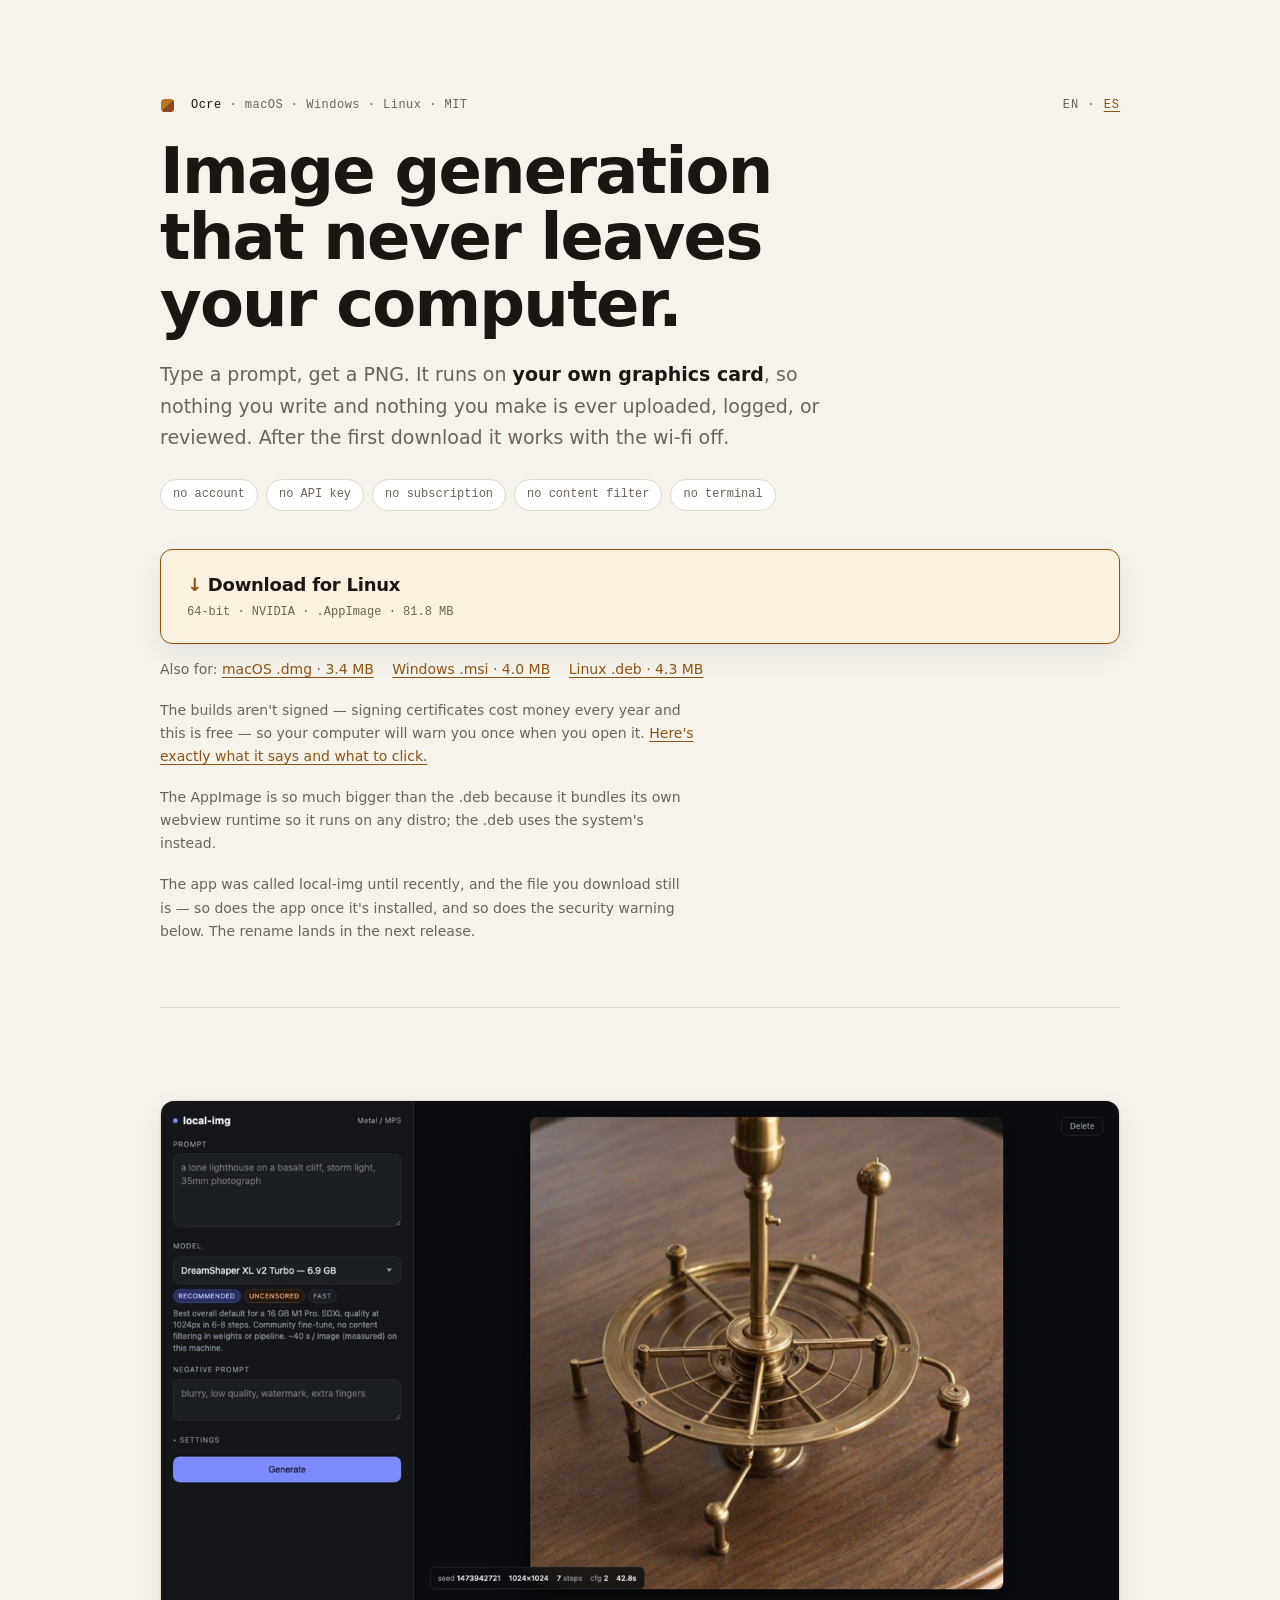
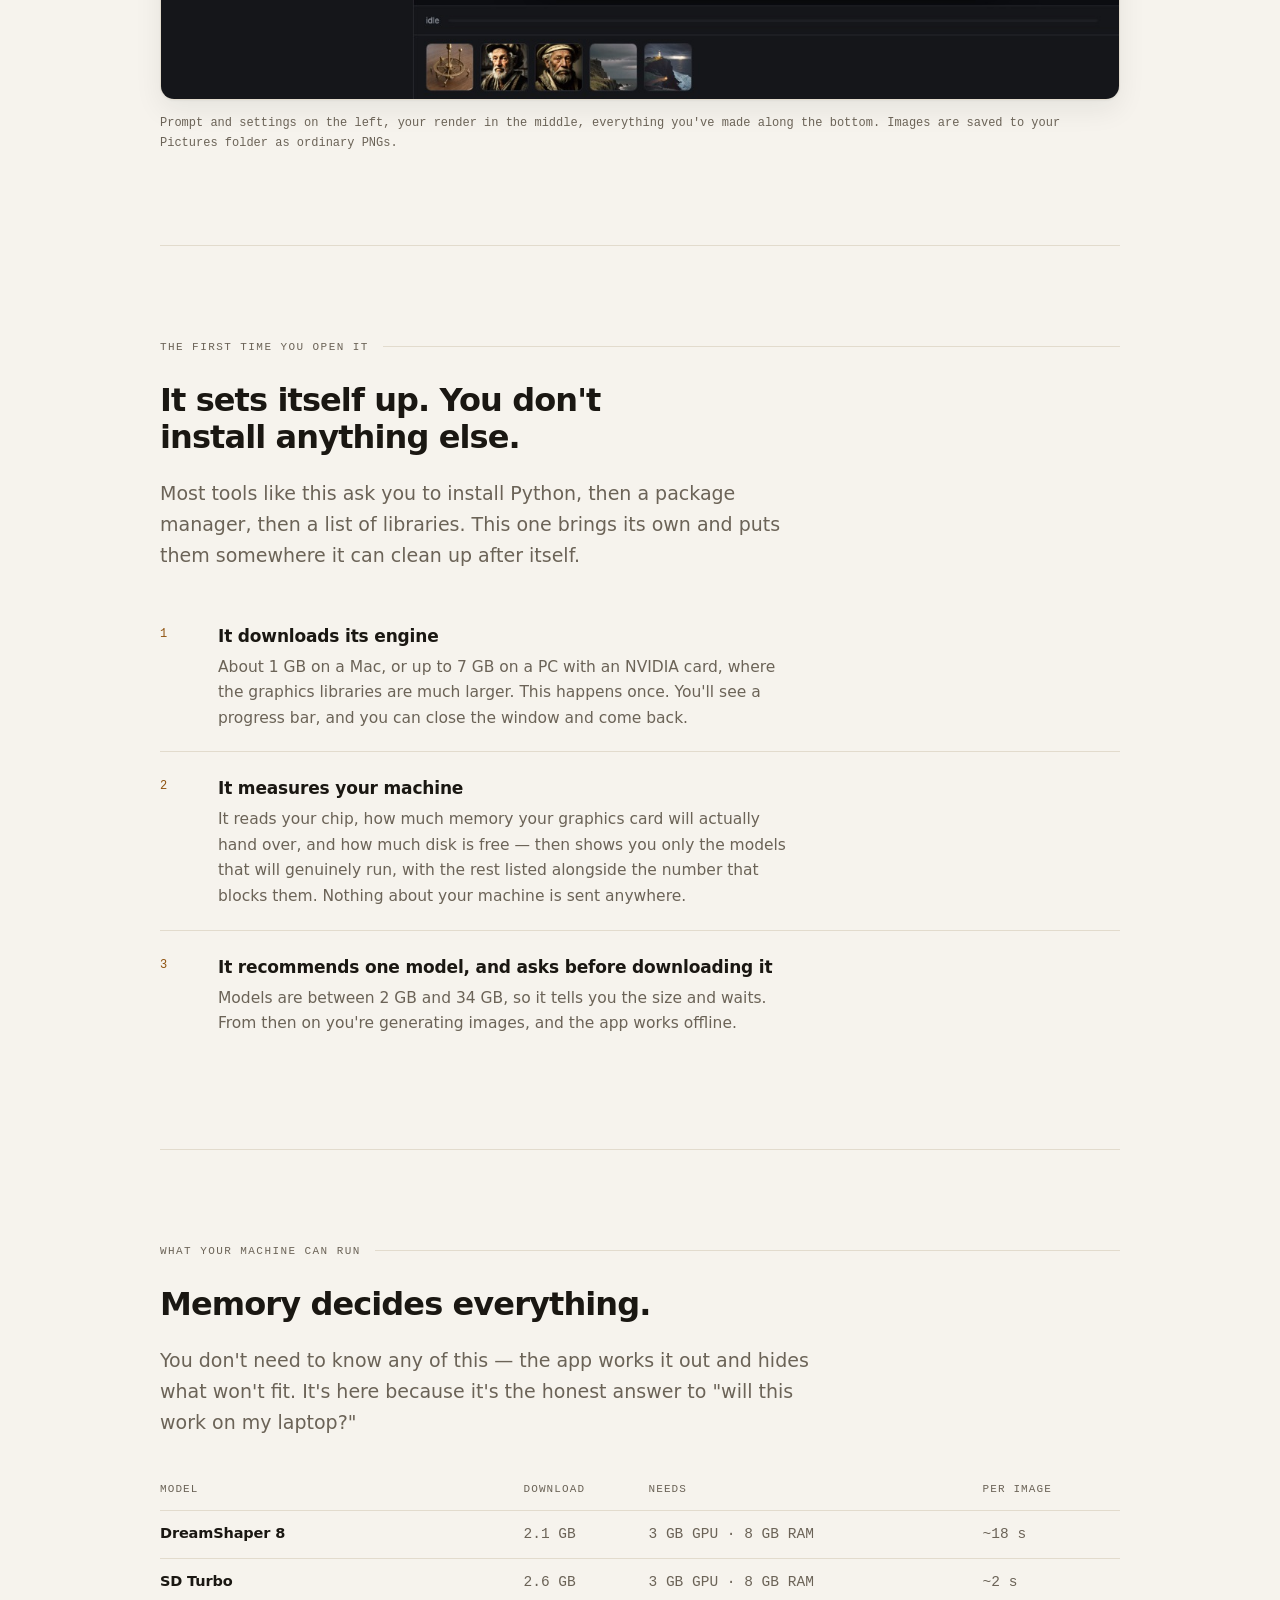
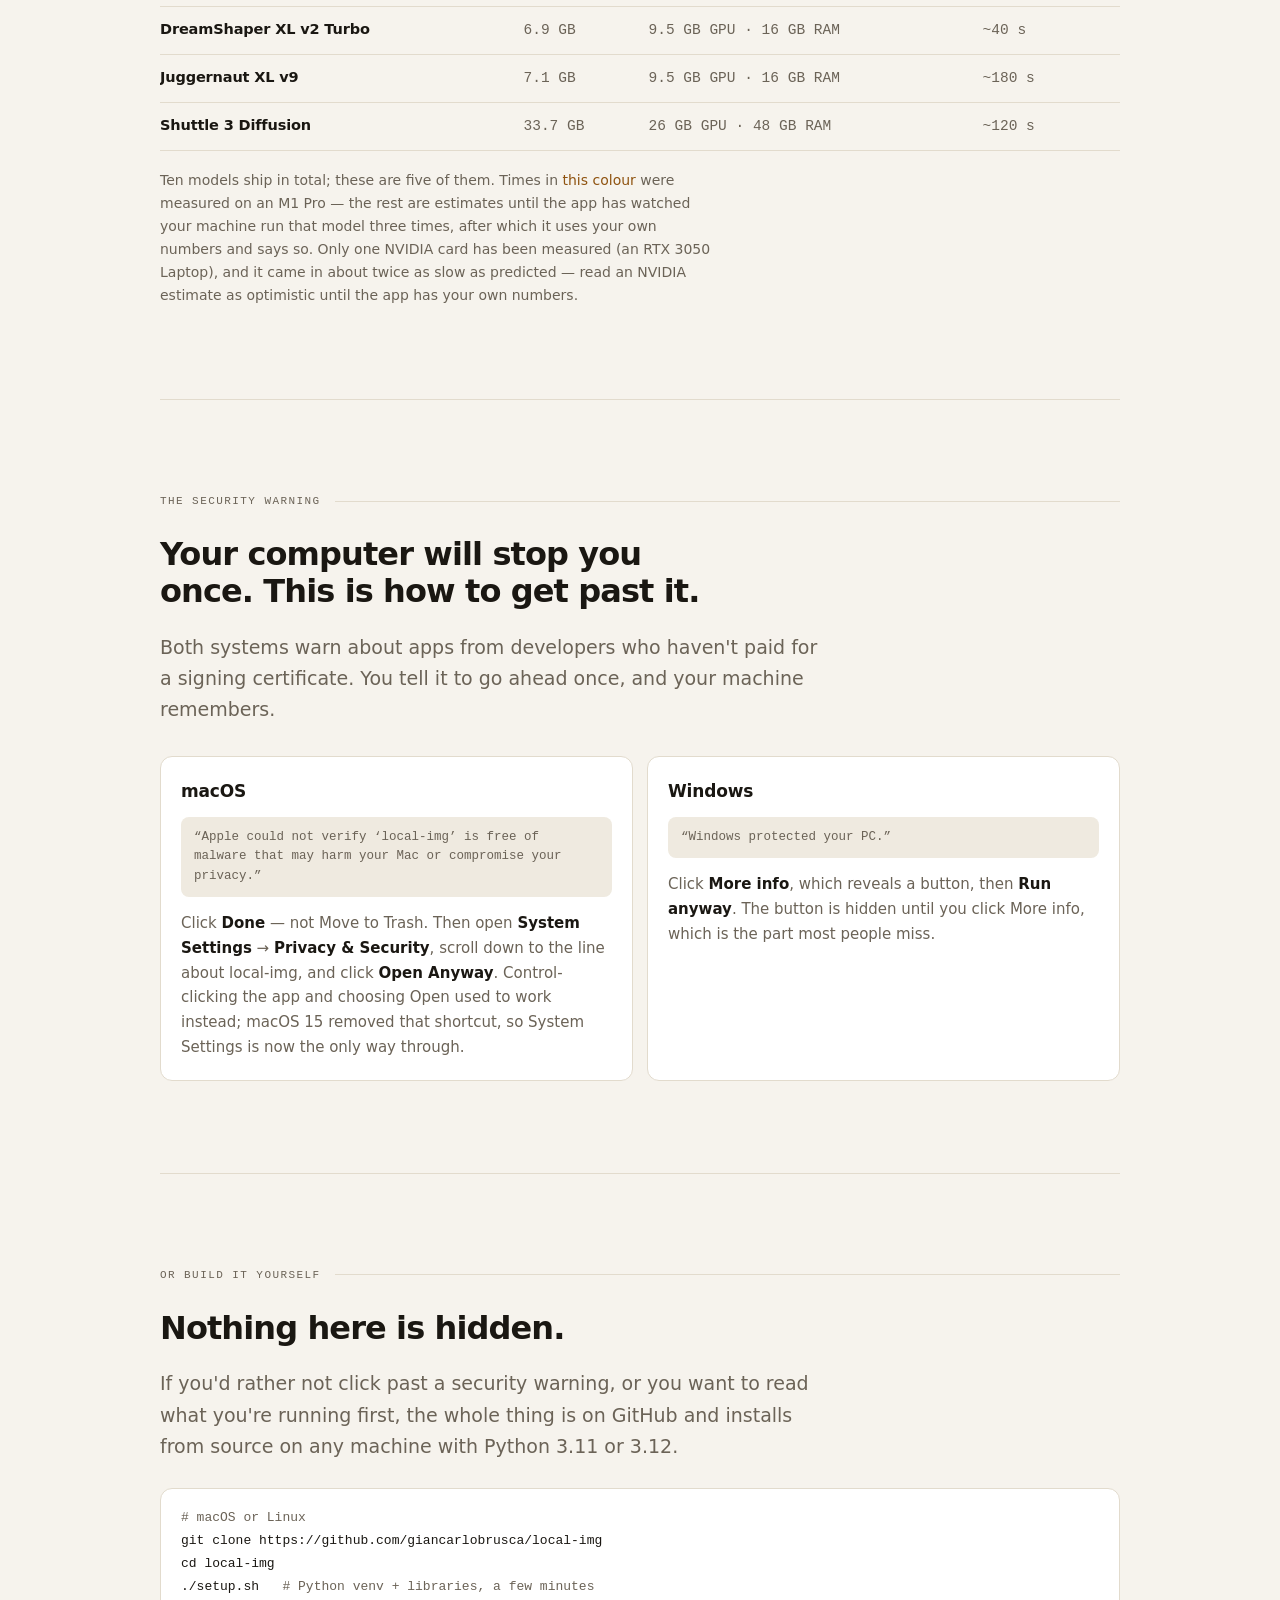
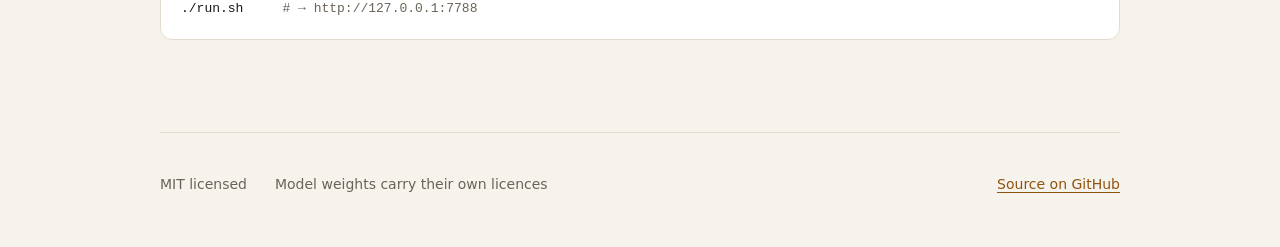
<file: docs/index.html>
<!doctype html>
<html lang="en">
<head>
<meta charset="utf-8">
<meta name="viewport" content="width=device-width, initial-scale=1">
<title>Ocre — image generation that stays on your computer</title>
<meta name="description" content="Generate images on your own GPU. No account, no API key, no cloud, no content filter. Download for macOS, Windows or Linux.">
<meta property="og:title" content="Ocre">
<meta property="og:description" content="Image generation that never leaves your computer.">
<meta property="og:image" content="https://ocre.giancarlobrusca.com/preview.jpg">
<link rel="alternate" hreflang="en" href="https://ocre.giancarlobrusca.com/">
<link rel="alternate" hreflang="es" href="https://ocre.giancarlobrusca.com/es/">
<link rel="alternate" hreflang="x-default" href="https://ocre.giancarlobrusca.com/">
<link rel="stylesheet" href="style.css">
<link rel="icon" href="favicon.svg" type="image/svg+xml">
</head>
<body>

<main class="wrap">

  <!-- ------------------------------------------------------------ hero -->
  <section class="hero">
    <div class="eyebrow"><svg class="mark" viewBox="0 0 32 32" width="15" height="15" aria-hidden="true"><clipPath id="chip"><rect x="2" y="2" width="28" height="28" rx="8.5"/></clipPath><g clip-path="url(#chip)"><rect x="2" y="2" width="28" height="28" fill="var(--brand-raw)"/><path d="M2 30 L30 2 L30 30 Z" fill="var(--brand-burnt)"/></g></svg><span><b>Ocre</b> · macOS · Windows · Linux · MIT</span><span class="langs">EN · <a href="es/">ES</a></span></div>
    <div class="stack">
      <h1>Image generation that never leaves your computer.</h1>
      <p class="lead">
        Type a prompt, get a PNG. It runs on <strong>your own graphics card</strong>,
        so nothing you write and nothing you make is ever uploaded, logged, or
        reviewed. After the first download it works with the wi-fi off.
      </p>
      <div class="nots">
        <span class="not">no account</span>
        <span class="not">no API key</span>
        <span class="not">no subscription</span>
        <span class="not">no content filter</span>
        <span class="not">no terminal</span>
      </div>
    </div>

    <div class="downloads" id="downloads"
         data-verb="Download for"
         data-others="Also for:"
         data-mobile="This is a desktop application — open this page on the computer you want to run it on."
         data-mac="Apple Silicon · M1 and later · 3.4 MB"
         data-windows="10 / 11 · 64-bit · NVIDIA · 4.0 MB"
         data-linux="64-bit · NVIDIA · .AppImage · 81.8 MB">
      <a class="dl" href="https://github.com/giancarlobrusca/local-img/releases/latest/download/local-img-macos-arm64.dmg">
        <span class="os">macOS</span>
        <span class="meta">Apple Silicon · M1 and later</span>
        <span class="file">.dmg · 3.4 MB</span>
      </a>
      <a class="dl" href="https://github.com/giancarlobrusca/local-img/releases/latest/download/local-img-windows-x64.msi">
        <span class="os">Windows</span>
        <span class="meta">10 / 11 · 64-bit · NVIDIA</span>
        <span class="file">.msi · 4.0 MB</span>
      </a>
      <a class="dl" href="https://github.com/giancarlobrusca/local-img/releases/latest/download/local-img-linux-x64.AppImage">
        <span class="os">Linux</span>
        <span class="meta">64-bit · NVIDIA</span>
        <span class="file">.AppImage · 81.8 MB</span>
      </a>
      <a class="dl dl-sub" href="https://github.com/giancarlobrusca/local-img/releases/latest/download/local-img-linux-x64.deb">
        <span class="os">Linux</span>
        <span class="meta">Debian, Ubuntu and derivatives</span>
        <span class="file">.deb · 4.3 MB</span>
      </a>
    </div>

    <p class="unsigned">
      The builds aren't signed — signing certificates cost money every year and this
      is free — so your computer will warn you once when you open it.
      <a href="#security">Here's exactly what it says and what to click.</a>
    </p>
    <p class="unsigned">
      The AppImage is so much bigger than the .deb because it bundles its own webview
      runtime so it runs on any distro; the .deb uses the system's instead.
    </p>
    <p class="unsigned">
      The app was called local-img until recently, and the file you download
      still is — so does the app once it's installed, and so does the security
      warning below. The rename lands in the next release.
    </p>
  </section>

  <!-- ------------------------------------------------------------ shot -->
  <section>
    <figure>
      <div class="shot">
        <img src="preview.jpg" width="1280" height="800"
             alt="The Ocre window: prompt and model settings on the left, the selected render in the middle, and a strip of previous images along the bottom.">
      </div>
      <figcaption>
        Prompt and settings on the left, your render in the middle, everything you've
        made along the bottom. Images are saved to your Pictures folder as ordinary PNGs.
      </figcaption>
    </figure>
  </section>

  <!-- ----------------------------------------------------- first launch -->
  <section>
    <div class="label">The first time you open it</div>
    <div class="col stack" style="margin-bottom: 30px;">
      <h2>It sets itself up. You don't install anything else.</h2>
      <p class="lead">
        Most tools like this ask you to install Python, then a package manager, then
        a list of libraries. This one brings its own and puts them somewhere it can
        clean up after itself.
      </p>
    </div>
    <ol class="steps">
      <li>
        <div>
          <h3>It downloads its engine</h3>
          <p>
            About 1 GB on a Mac, or up to 7 GB on a PC with an NVIDIA card, where the
            graphics libraries are much larger. This happens once. You'll see a
            progress bar, and you can close the window and come back.
          </p>
        </div>
      </li>
      <li>
        <div>
          <h3>It measures your machine</h3>
          <p>
            It reads your chip, how much memory your graphics card will actually hand
            over, and how much disk is free — then shows you only the models that will
            genuinely run, with the rest listed alongside the number that blocks them.
            Nothing about your machine is sent anywhere.
          </p>
        </div>
      </li>
      <li>
        <div>
          <h3>It recommends one model, and asks before downloading it</h3>
          <p>
            Models are between 2 GB and 34 GB, so it tells you the size and waits.
            From then on you're generating images, and the app works offline.
          </p>
        </div>
      </li>
    </ol>
  </section>

  <!-- --------------------------------------------------------- hardware -->
  <section>
    <div class="label">What your machine can run</div>
    <div class="col stack" style="margin-bottom: 30px;">
      <h2>Memory decides everything.</h2>
      <p class="lead">
        You don't need to know any of this — the app works it out and hides what won't
        fit. It's here because it's the honest answer to "will this work on my laptop?"
      </p>
    </div>
    <div class="scroller">
      <table>
        <thead>
          <tr>
            <th scope="col">Model</th>
            <th scope="col">Download</th>
            <th scope="col">Needs</th>
            <th scope="col">Per image</th>
          </tr>
        </thead>
        <tbody>
          <tr>
            <td class="name">DreamShaper 8</td>
            <td class="num">2.1 GB</td>
            <td class="num">3 GB GPU · 8 GB RAM</td>
            <td class="num measured">~18 s</td>
          </tr>
          <tr>
            <td class="name">SD Turbo</td>
            <td class="num">2.6 GB</td>
            <td class="num">3 GB GPU · 8 GB RAM</td>
            <td class="num">~2 s</td>
          </tr>
          <tr>
            <td class="name">DreamShaper XL v2 Turbo</td>
            <td class="num">6.9 GB</td>
            <td class="num">9.5 GB GPU · 16 GB RAM</td>
            <td class="num measured">~40 s</td>
          </tr>
          <tr>
            <td class="name">Juggernaut XL v9</td>
            <td class="num">7.1 GB</td>
            <td class="num">9.5 GB GPU · 16 GB RAM</td>
            <td class="num">~180 s</td>
          </tr>
          <tr>
            <td class="name">Shuttle 3 Diffusion</td>
            <td class="num">33.7 GB</td>
            <td class="num">26 GB GPU · 48 GB RAM</td>
            <td class="num">~120 s</td>
          </tr>
        </tbody>
      </table>
    </div>
    <p class="footnote">
      Ten models ship in total; these are five of them. Times in
      <span class="measured">this colour</span> were measured on an M1 Pro — the rest
      are estimates until the app has watched your machine run that model three
      times, after which it uses your own numbers and says so. Only one NVIDIA card
      has been measured (an RTX 3050 Laptop), and it came in about twice as slow as
      predicted — read an NVIDIA estimate as optimistic until the app has your own
      numbers.
    </p>
  </section>

  <!-- --------------------------------------------------------- security -->
  <section id="security">
    <div class="label">The security warning</div>
    <div class="col stack" style="margin-bottom: 30px;">
      <h2>Your computer will stop you once. This is how to get past it.</h2>
      <p class="lead">
        Both systems warn about apps from developers who haven't paid for a signing
        certificate. You tell it to go ahead once, and your machine remembers.
      </p>
    </div>
    <div class="prompts">
      <div class="prompt">
        <h3>macOS</h3>
        <p class="quote">“Apple could not verify ‘local-img’ is free of malware that may harm your Mac or compromise your privacy.”</p>
        <p>
          Click <kbd>Done</kbd> — not Move to Trash. Then open
          <kbd>System Settings</kbd> → <kbd>Privacy &amp; Security</kbd>, scroll down to
          the line about local-img, and click <kbd>Open Anyway</kbd>. Control-clicking
          the app and choosing Open used to work instead; macOS 15 removed that
          shortcut, so System Settings is now the only way through.
        </p>
      </div>
      <div class="prompt">
        <h3>Windows</h3>
        <p class="quote">“Windows protected your PC.”</p>
        <p>
          Click <kbd>More info</kbd>, which reveals a button, then
          <kbd>Run anyway</kbd>. The button is hidden until you click More info,
          which is the part most people miss.
        </p>
      </div>
    </div>
  </section>

  <!-- ----------------------------------------------------------- source -->
  <section>
    <div class="label">Or build it yourself</div>
    <div class="col stack" style="margin-bottom: 26px;">
      <h2>Nothing here is hidden.</h2>
      <p class="lead">
        If you'd rather not click past a security warning, or you want to read what
        you're running first, the whole thing is on GitHub and installs from source
        on any machine with Python 3.11 or 3.12.
      </p>
    </div>
    <pre><span class="c"># macOS or Linux</span>
git clone https://github.com/giancarlobrusca/local-img
cd local-img
./setup.sh   <span class="c"># Python venv + libraries, a few minutes</span>
./run.sh     <span class="c"># → http://127.0.0.1:7788</span></pre>
  </section>

  <footer>
    <span>MIT licensed</span>
    <span>Model weights carry their own licences</span>
    <span class="sep"></span>
    <a href="https://github.com/giancarlobrusca/local-img">Source on GitHub</a>
  </footer>

</main>

<script src="download.js"></script>
</body>
</html>
</file>
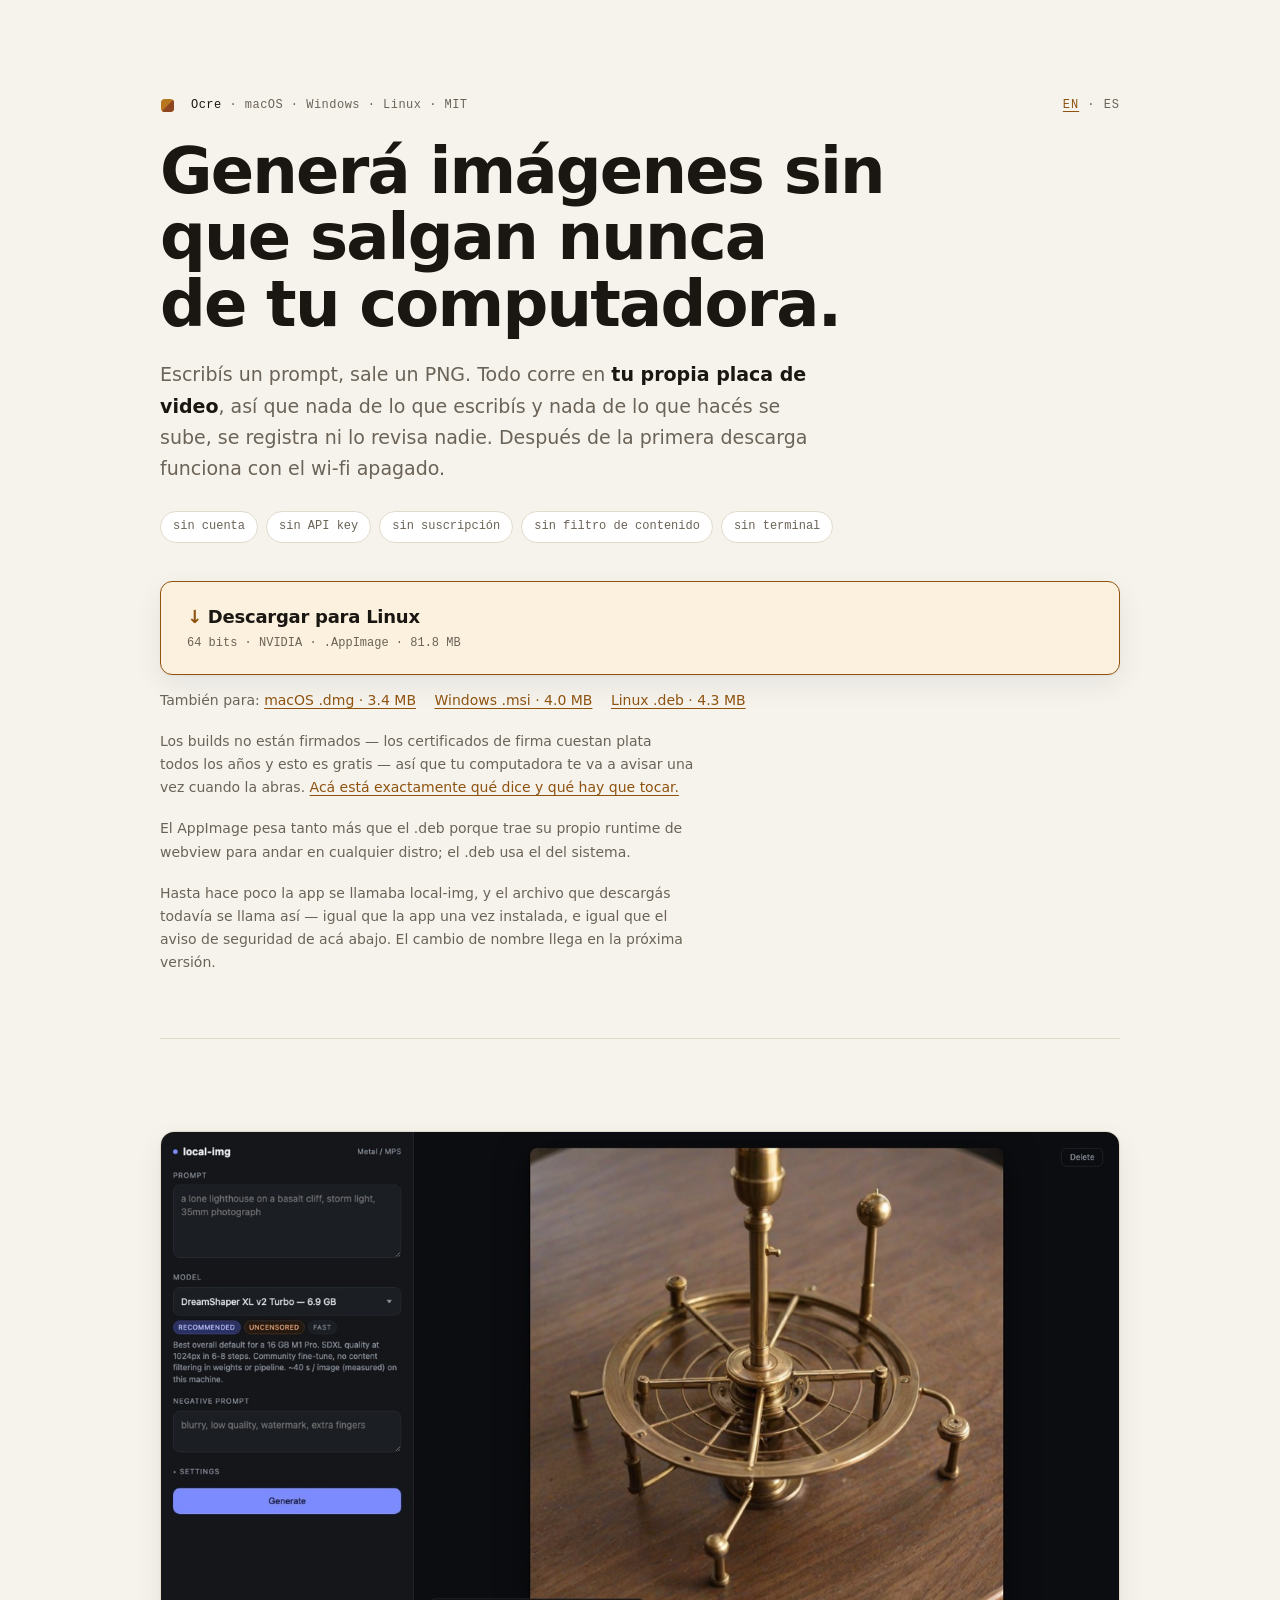
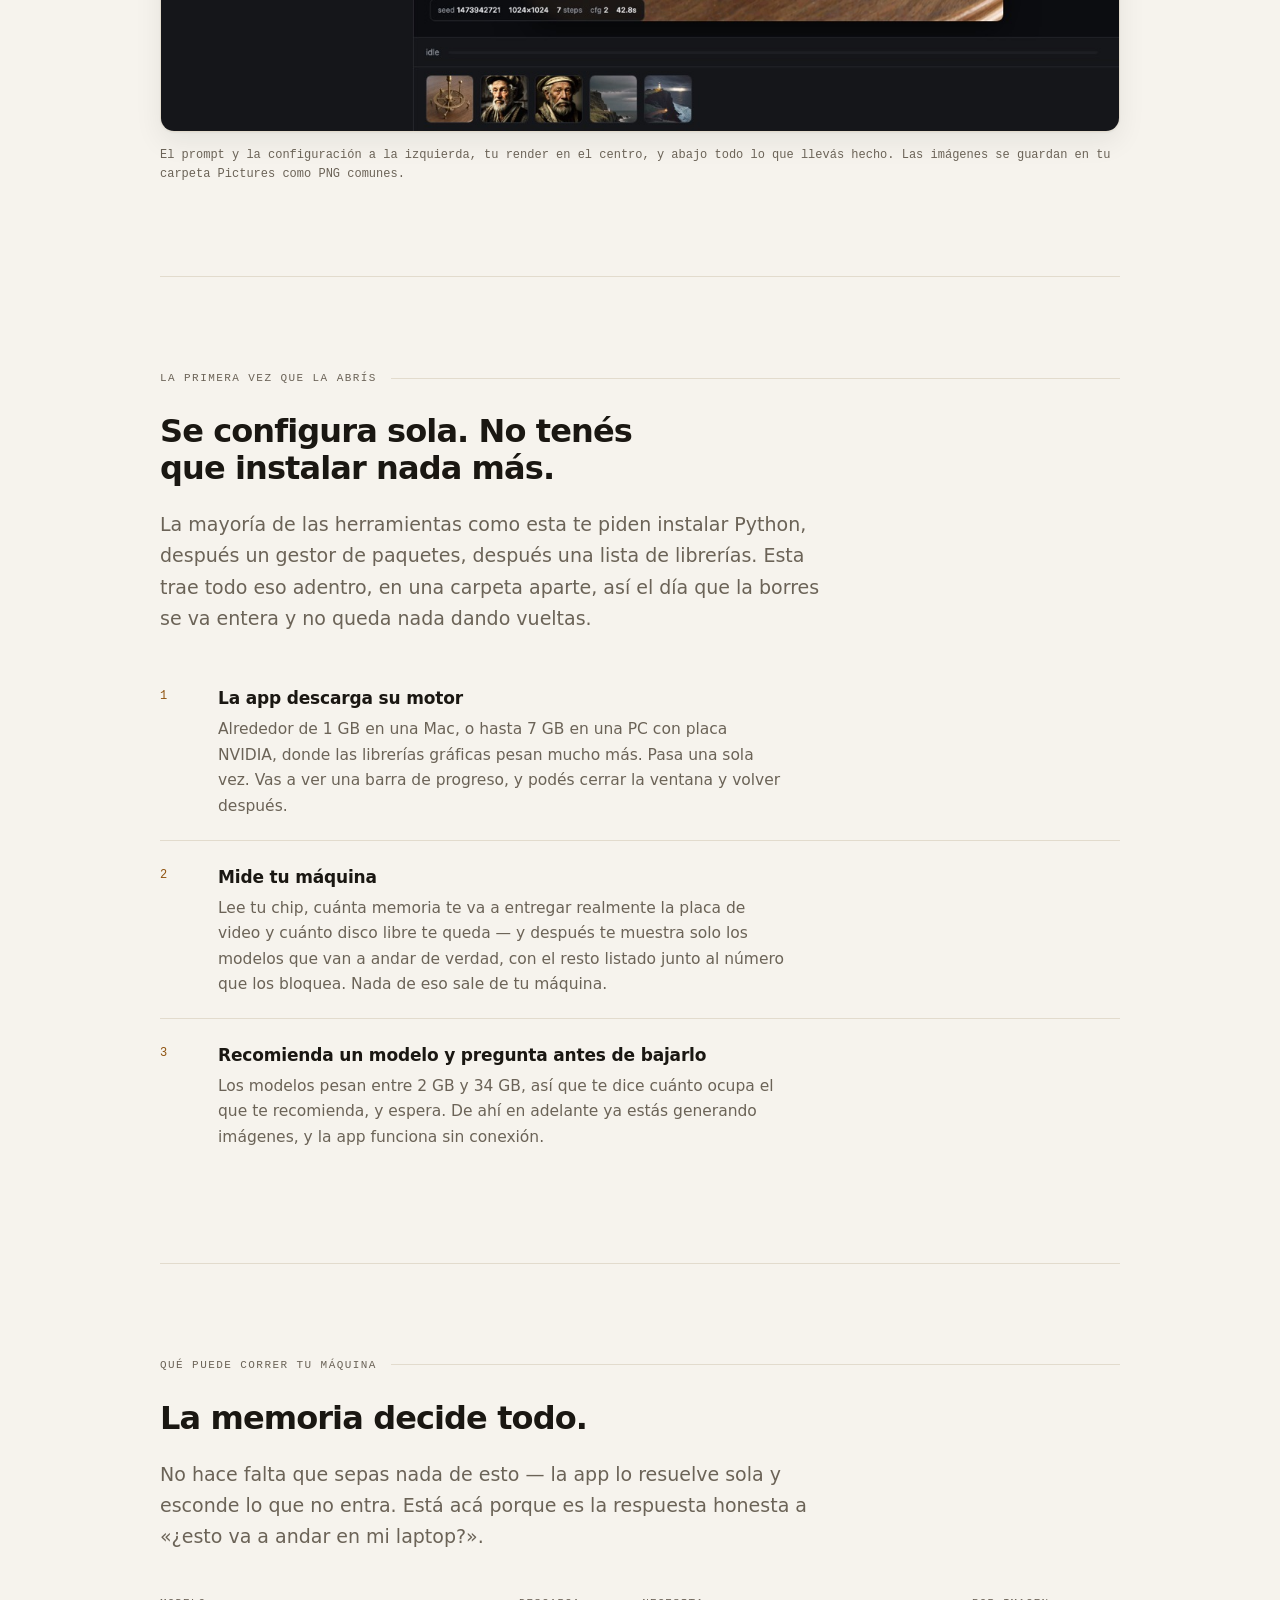
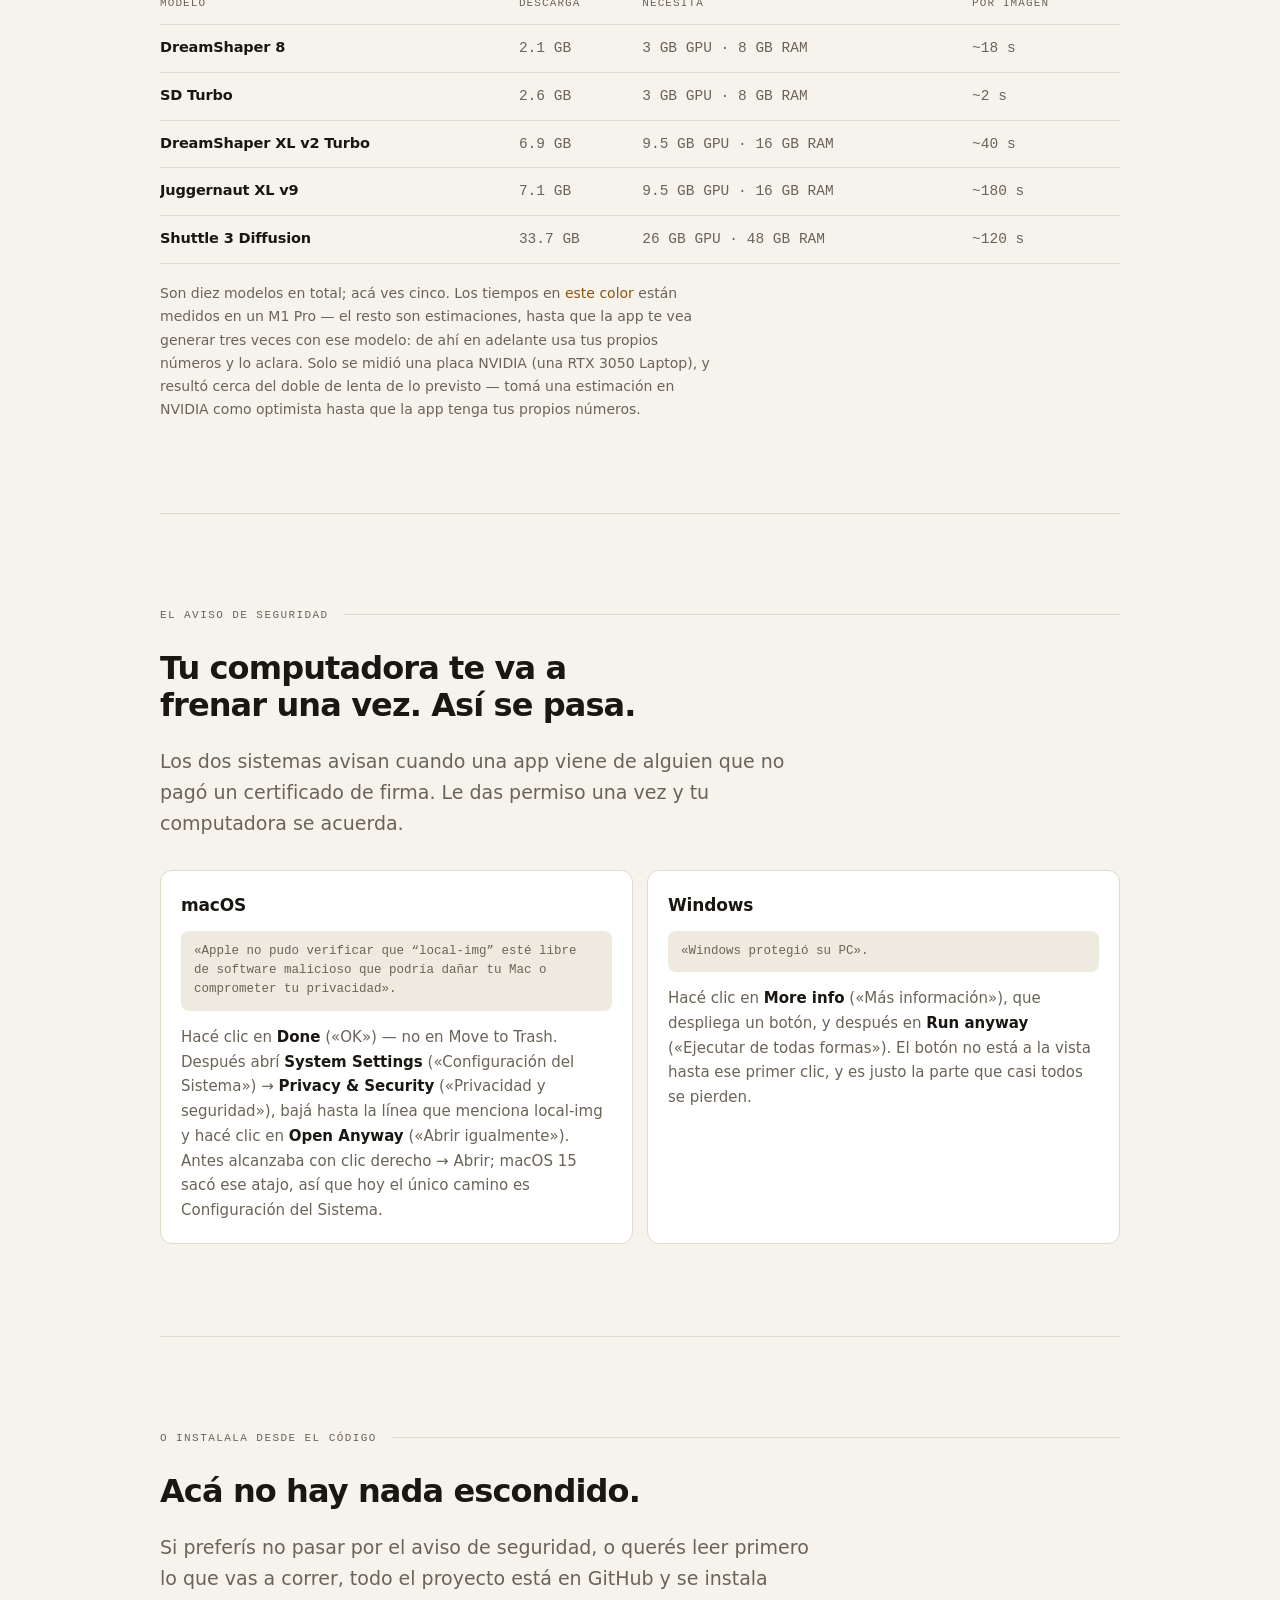
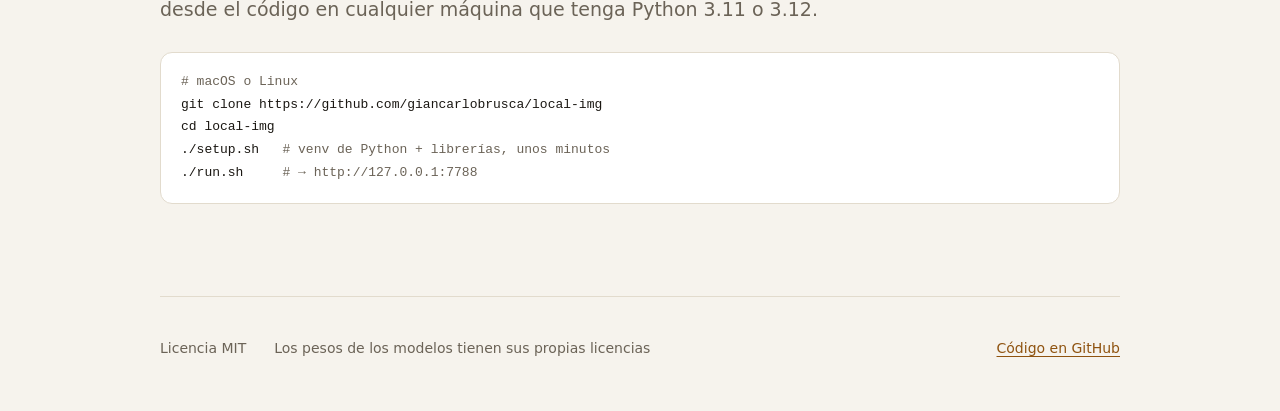
<file: docs/es/index.html>
<!doctype html>
<html lang="es">
<head>
<meta charset="utf-8">
<meta name="viewport" content="width=device-width, initial-scale=1">
<title>Ocre — generá imágenes sin que salgan de tu computadora</title>
<meta name="description" content="Generá imágenes en tu propia placa de video. Sin cuenta, sin API key, sin nube, sin filtro de contenido. Descargala para macOS, Windows o Linux.">
<meta property="og:title" content="Ocre">
<meta property="og:description" content="Generación de imágenes que nunca sale de tu computadora.">
<meta property="og:image" content="https://ocre.giancarlobrusca.com/preview.jpg">
<link rel="alternate" hreflang="en" href="https://ocre.giancarlobrusca.com/">
<link rel="alternate" hreflang="es" href="https://ocre.giancarlobrusca.com/es/">
<link rel="alternate" hreflang="x-default" href="https://ocre.giancarlobrusca.com/">
<link rel="stylesheet" href="../style.css">
<link rel="icon" href="../favicon.svg" type="image/svg+xml">
</head>
<body>

<main class="wrap">

  <!-- ------------------------------------------------------------ hero -->
  <section class="hero">
    <div class="eyebrow"><svg class="mark" viewBox="0 0 32 32" width="15" height="15" aria-hidden="true"><clipPath id="chip"><rect x="2" y="2" width="28" height="28" rx="8.5"/></clipPath><g clip-path="url(#chip)"><rect x="2" y="2" width="28" height="28" fill="var(--brand-raw)"/><path d="M2 30 L30 2 L30 30 Z" fill="var(--brand-burnt)"/></g></svg><span><b>Ocre</b> · macOS · Windows · Linux · MIT</span><span class="langs"><a href="../">EN</a> · ES</span></div>
    <div class="stack">
      <h1>Generá imágenes sin que salgan nunca de tu computadora.</h1>
      <p class="lead">
        Escribís un prompt, sale un PNG. Todo corre en <strong>tu propia placa de video</strong>,
        así que nada de lo que escribís y nada de lo que hacés se sube, se registra
        ni lo revisa nadie. Después de la primera descarga funciona con el wi-fi apagado.
      </p>
      <div class="nots">
        <span class="not">sin cuenta</span>
        <span class="not">sin API key</span>
        <span class="not">sin suscripción</span>
        <span class="not">sin filtro de contenido</span>
        <span class="not">sin terminal</span>
      </div>
    </div>

    <div class="downloads" id="downloads"
         data-verb="Descargar para"
         data-others="También para:"
         data-mobile="Esto es una aplicación de escritorio — abrí esta página en la computadora donde la querés usar."
         data-mac="Apple Silicon · M1 y posteriores · 3.4 MB"
         data-windows="10 / 11 · 64 bits · NVIDIA · 4.0 MB"
         data-linux="64 bits · NVIDIA · .AppImage · 81.8 MB">
      <a class="dl" href="https://github.com/giancarlobrusca/local-img/releases/latest/download/local-img-macos-arm64.dmg">
        <span class="os">macOS</span>
        <span class="meta">Apple Silicon · M1 y posteriores</span>
        <span class="file">.dmg · 3.4 MB</span>
      </a>
      <a class="dl" href="https://github.com/giancarlobrusca/local-img/releases/latest/download/local-img-windows-x64.msi">
        <span class="os">Windows</span>
        <span class="meta">10 / 11 · 64 bits · NVIDIA</span>
        <span class="file">.msi · 4.0 MB</span>
      </a>
      <a class="dl" href="https://github.com/giancarlobrusca/local-img/releases/latest/download/local-img-linux-x64.AppImage">
        <span class="os">Linux</span>
        <span class="meta">64 bits · NVIDIA</span>
        <span class="file">.AppImage · 81.8 MB</span>
      </a>
      <a class="dl dl-sub" href="https://github.com/giancarlobrusca/local-img/releases/latest/download/local-img-linux-x64.deb">
        <span class="os">Linux</span>
        <span class="meta">Debian, Ubuntu y derivados</span>
        <span class="file">.deb · 4.3 MB</span>
      </a>
    </div>

    <p class="unsigned">
      Los builds no están firmados — los certificados de firma cuestan plata todos
      los años y esto es gratis — así que tu computadora te va a avisar una vez cuando
      la abras.
      <a href="#security">Acá está exactamente qué dice y qué hay que tocar.</a>
    </p>
    <p class="unsigned">
      El AppImage pesa tanto más que el .deb porque trae su propio runtime de webview
      para andar en cualquier distro; el .deb usa el del sistema.
    </p>
    <p class="unsigned">
      Hasta hace poco la app se llamaba local-img, y el archivo que descargás
      todavía se llama así — igual que la app una vez instalada, e igual que el
      aviso de seguridad de acá abajo. El cambio de nombre llega en la próxima
      versión.
    </p>
  </section>

  <!-- ------------------------------------------------------------ shot -->
  <section>
    <figure>
      <div class="shot">
        <img src="../preview.jpg" width="1280" height="800"
             alt="La ventana de Ocre: el prompt y la configuración del modelo a la izquierda, el render elegido en el centro, y una tira con las imágenes anteriores abajo.">
      </div>
      <figcaption>
        El prompt y la configuración a la izquierda, tu render en el centro, y abajo
        todo lo que llevás hecho. Las imágenes se guardan en tu carpeta Pictures como PNG comunes.
      </figcaption>
    </figure>
  </section>

  <!-- ----------------------------------------------------- first launch -->
  <section>
    <div class="label">La primera vez que la abrís</div>
    <div class="col stack" style="margin-bottom: 30px;">
      <h2>Se configura sola. No tenés que instalar nada más.</h2>
      <p class="lead">
        La mayoría de las herramientas como esta te piden instalar Python, después un
        gestor de paquetes, después una lista de librerías. Esta trae todo eso adentro,
        en una carpeta aparte, así el día que la borres se va entera y no queda nada
        dando vueltas.
      </p>
    </div>
    <ol class="steps">
      <li>
        <div>
          <h3>La app descarga su motor</h3>
          <p>
            Alrededor de 1 GB en una Mac, o hasta 7 GB en una PC con placa NVIDIA,
            donde las librerías gráficas pesan mucho más. Pasa una sola vez. Vas a ver
            una barra de progreso, y podés cerrar la ventana y volver después.
          </p>
        </div>
      </li>
      <li>
        <div>
          <h3>Mide tu máquina</h3>
          <p>
            Lee tu chip, cuánta memoria te va a entregar realmente la placa de video y
            cuánto disco libre te queda — y después te muestra solo los modelos que van
            a andar de verdad, con el resto listado junto al número que los bloquea.
            Nada de eso sale de tu máquina.
          </p>
        </div>
      </li>
      <li>
        <div>
          <h3>Recomienda un modelo y pregunta antes de bajarlo</h3>
          <p>
            Los modelos pesan entre 2 GB y 34 GB, así que te dice cuánto ocupa el que te
            recomienda, y espera. De ahí en adelante ya estás generando imágenes, y la app
            funciona sin conexión.
          </p>
        </div>
      </li>
    </ol>
  </section>

  <!-- --------------------------------------------------------- hardware -->
  <section>
    <div class="label">Qué puede correr tu máquina</div>
    <div class="col stack" style="margin-bottom: 30px;">
      <h2>La memoria decide todo.</h2>
      <p class="lead">
        No hace falta que sepas nada de esto — la app lo resuelve sola y esconde lo que
        no entra. Está acá porque es la respuesta honesta a «¿esto va a andar en mi laptop?».
      </p>
    </div>
    <div class="scroller">
      <table>
        <thead>
          <tr>
            <th scope="col">Modelo</th>
            <th scope="col">Descarga</th>
            <th scope="col">Necesita</th>
            <th scope="col">Por imagen</th>
          </tr>
        </thead>
        <tbody>
          <tr>
            <td class="name">DreamShaper 8</td>
            <td class="num">2.1 GB</td>
            <td class="num">3 GB GPU · 8 GB RAM</td>
            <td class="num measured">~18 s</td>
          </tr>
          <tr>
            <td class="name">SD Turbo</td>
            <td class="num">2.6 GB</td>
            <td class="num">3 GB GPU · 8 GB RAM</td>
            <td class="num">~2 s</td>
          </tr>
          <tr>
            <td class="name">DreamShaper XL v2 Turbo</td>
            <td class="num">6.9 GB</td>
            <td class="num">9.5 GB GPU · 16 GB RAM</td>
            <td class="num measured">~40 s</td>
          </tr>
          <tr>
            <td class="name">Juggernaut XL v9</td>
            <td class="num">7.1 GB</td>
            <td class="num">9.5 GB GPU · 16 GB RAM</td>
            <td class="num">~180 s</td>
          </tr>
          <tr>
            <td class="name">Shuttle 3 Diffusion</td>
            <td class="num">33.7 GB</td>
            <td class="num">26 GB GPU · 48 GB RAM</td>
            <td class="num">~120 s</td>
          </tr>
        </tbody>
      </table>
    </div>
    <p class="footnote">
      Son diez modelos en total; acá ves cinco. Los tiempos en
      <span class="measured">este color</span> están medidos en un M1 Pro — el resto son
      estimaciones, hasta que la app te vea generar tres veces con ese modelo: de ahí en
      adelante usa tus propios números y lo aclara. Solo se midió una placa NVIDIA
      (una RTX 3050 Laptop), y resultó cerca del doble de lenta de lo previsto — tomá
      una estimación en NVIDIA como optimista hasta que la app tenga tus propios
      números.
    </p>
  </section>

  <!-- --------------------------------------------------------- security -->
  <section id="security">
    <div class="label">El aviso de seguridad</div>
    <div class="col stack" style="margin-bottom: 30px;">
      <h2>Tu computadora te va a frenar una vez. Así se pasa.</h2>
      <p class="lead">
        Los dos sistemas avisan cuando una app viene de alguien que no pagó un
        certificado de firma. Le das permiso una vez y tu computadora se acuerda.
      </p>
    </div>
    <div class="prompts">
      <div class="prompt">
        <h3>macOS</h3>
        <p class="quote">«Apple no pudo verificar que “local-img” esté libre de software malicioso que podría dañar tu Mac o comprometer tu privacidad».</p>
        <p>
          Hacé clic en <kbd lang="en">Done</kbd> («OK») — no en Move to Trash. Después
          abrí <kbd lang="en">System Settings</kbd> («Configuración del Sistema») →
          <kbd lang="en">Privacy &amp; Security</kbd> («Privacidad y seguridad»), bajá
          hasta la línea que menciona local-img y hacé clic en
          <kbd lang="en">Open Anyway</kbd> («Abrir igualmente»). Antes alcanzaba con
          clic derecho → Abrir; macOS 15 sacó ese atajo, así que hoy el único camino
          es Configuración del Sistema.
        </p>
      </div>
      <div class="prompt">
        <h3>Windows</h3>
        <p class="quote">«Windows protegió su PC».</p>
        <p>
          Hacé clic en <kbd lang="en">More info</kbd> («Más información»), que despliega
          un botón, y después en <kbd lang="en">Run anyway</kbd> («Ejecutar de todas
          formas»). El botón no está a la vista hasta ese primer clic, y es justo la
          parte que casi todos se pierden.
        </p>
      </div>
    </div>
  </section>

  <!-- ----------------------------------------------------------- source -->
  <section>
    <div class="label">O instalala desde el código</div>
    <div class="col stack" style="margin-bottom: 26px;">
      <h2>Acá no hay nada escondido.</h2>
      <p class="lead">
        Si preferís no pasar por el aviso de seguridad, o querés leer primero lo que vas
        a correr, todo el proyecto está en GitHub y se instala desde el código en
        cualquier máquina que tenga Python 3.11 o 3.12.
      </p>
    </div>
    <pre><span class="c"># macOS o Linux</span>
git clone https://github.com/giancarlobrusca/local-img
cd local-img
./setup.sh   <span class="c"># venv de Python + librerías, unos minutos</span>
./run.sh     <span class="c"># → http://127.0.0.1:7788</span></pre>
  </section>

  <footer>
    <span>Licencia MIT</span>
    <span>Los pesos de los modelos tienen sus propias licencias</span>
    <span class="sep"></span>
    <a href="https://github.com/giancarlobrusca/local-img">Código en GitHub</a>
  </footer>

</main>

<script src="../download.js"></script>
</body>
</html>
</file>
<file: docs/style.css>
:root {
    --ink:      #0c0b09;
    --panel:    #17150f;
    --panel-2:  #1e1b14;
    --line:     #2b271f;
    --text:     #ece7df;
    --muted:    #968d80;
    --accent:   #dfa349;
    --accent-2: #f0c888;
    --accent-bg:#2a2013;
    --brand-raw:   #dfa349;
    --brand-burnt: #a6522b;
    --shadow:   0 1px 0 rgba(255,255,255,.03) inset, 0 12px 32px rgba(0,0,0,.5);

    --sans: -apple-system, BlinkMacSystemFont, "Segoe UI Variable Display", "Segoe UI", system-ui, sans-serif;
    --mono: ui-monospace, SFMono-Regular, "SF Mono", Menlo, Consolas, monospace;

    --measure: 62ch;
    --gutter: clamp(20px, 5vw, 40px);
  }

  @media (prefers-color-scheme: light) {
    :root {
      --ink:      #f6f3ed;
      --panel:    #ffffff;
      --panel-2:  #efeae0;
      --line:     #e2dbcd;
      --text:     #1a1712;
      --muted:    #6b6357;
      --accent:   #8f5310;
      --accent-2: #6d3d0b;
      --accent-bg:#fbf1de;
      --brand-raw:   #b8761f;
      --brand-burnt: #8f451f;
      --shadow:   0 1px 2px rgba(20,22,27,.04), 0 10px 28px rgba(20,22,27,.07);
    }
  }
  :root[data-theme="light"] {
    --ink: #f6f3ed; --panel: #ffffff; --panel-2: #efeae0; --line: #e2dbcd;
    --text: #1a1712; --muted: #6b6357; --accent: #8f5310; --accent-2: #6d3d0b;
    --accent-bg: #fbf1de;
    --brand-raw: #b8761f; --brand-burnt: #8f451f;
    --shadow: 0 1px 2px rgba(20,22,27,.04), 0 10px 28px rgba(20,22,27,.07);
  }
  :root[data-theme="dark"] {
    --ink: #0c0b09; --panel: #17150f; --panel-2: #1e1b14; --line: #2b271f;
    --text: #ece7df; --muted: #968d80; --accent: #dfa349; --accent-2: #f0c888;
    --accent-bg: #2a2013;
    --brand-raw: #dfa349; --brand-burnt: #a6522b;
    --shadow: 0 1px 0 rgba(255,255,255,.03) inset, 0 12px 32px rgba(0,0,0,.5);
  }

  *, *::before, *::after { box-sizing: border-box; }
  html { -webkit-text-size-adjust: 100%; }
  body {
    margin: 0;
    background: var(--ink);
    color: var(--text);
    font-family: var(--sans);
    font-size: 17px;
    line-height: 1.65;
    -webkit-font-smoothing: antialiased;
  }
  a { color: var(--accent); text-decoration-thickness: 1px; text-underline-offset: 3px; }
  a:hover { color: var(--accent-2); }
  :focus-visible { outline: 2px solid var(--accent); outline-offset: 3px; border-radius: 3px; }

  .wrap { width: 100%; max-width: 1040px; margin: 0 auto; padding: 0 var(--gutter); }
  .col { max-width: var(--measure); }

  h1, h2, h3 { text-wrap: balance; margin: 0; letter-spacing: -0.028em; font-weight: 680; }
  h1 { font-size: clamp(2.4rem, 6.2vw, 4rem); line-height: 1.04; }
  h2 { font-size: clamp(1.5rem, 3vw, 2rem); line-height: 1.15; }
  h3 { font-size: 1.0625rem; letter-spacing: -0.01em; font-weight: 640; }
  p { margin: 0; }

  /* Section labels echo the app's own group headers. */
  .label {
    font-family: var(--mono);
    font-size: 11px;
    text-transform: uppercase;
    letter-spacing: .13em;
    color: var(--muted);
    display: flex;
    align-items: center;
    gap: 14px;
    margin-bottom: 26px;
  }
  .label::after { content: ""; flex: 1; height: 1px; background: var(--line); }

  section { padding-block: clamp(56px, 9vw, 92px); border-top: 1px solid var(--line); }
  section:first-of-type { border-top: 0; }
  .stack { display: flex; flex-direction: column; gap: 22px; }

  /* ------------------------------------------------------------- hero -- */
  .hero { padding-top: clamp(48px, 9vw, 96px); padding-bottom: clamp(40px, 6vw, 64px); }
  /* Exactly two children, both spans: the product line and .langs. A bare text
     run here would become an anonymous flex item, lose its leading space, and
     take column-gap instead — an asymmetric hole after "local-img". */
  .eyebrow {
    font-family: var(--mono); font-size: 12px; color: var(--muted);
    letter-spacing: .04em; margin-bottom: 22px;
    display: flex; flex-wrap: wrap; gap: 8px 16px; align-items: baseline;
  }
  .eyebrow b { color: var(--text); font-weight: 500; }
  /* The mark sits on the eyebrow's baseline row, sized to the mono text
     beside it rather than to the line box, so it never nudges the row. */
  .eyebrow .mark { display: block; flex: none; align-self: center; }
  .langs { margin-left: auto; letter-spacing: .08em; }
  .lead { font-size: clamp(1.0625rem, 2vw, 1.1875rem); color: var(--muted); max-width: 56ch; }
  .lead strong { color: var(--text); font-weight: 560; }

  .nots { display: flex; flex-wrap: wrap; gap: 8px; margin-top: 4px; }
  .not {
    font-family: var(--mono); font-size: 12px; color: var(--muted);
    border: 1px solid var(--line); border-radius: 999px; padding: 5px 12px;
    background: var(--panel);
  }

  /* --------------------------------------------------------- download -- */
  .downloads {
    display: grid; gap: 12px; margin-top: 38px;
    grid-template-columns: repeat(auto-fit, minmax(230px, 1fr));
  }
  .dl {
    display: flex; flex-direction: column; gap: 3px;
    background: var(--panel); border: 1px solid var(--line);
    border-radius: 12px; padding: 18px 18px 16px;
    text-decoration: none; color: inherit;
    box-shadow: var(--shadow);
    transition: border-color .18s ease, transform .18s ease;
  }
  .dl:hover { border-color: var(--accent); transform: translateY(-2px); color: inherit; }
  .dl .os { font-weight: 620; letter-spacing: -0.012em; }
  .dl .meta { font-family: var(--mono); font-size: 12px; color: var(--muted); }
  .dl .file {
    font-family: var(--mono); font-size: 12px; color: var(--accent);
    margin-top: 10px; display: flex; align-items: center; gap: 6px;
  }
  .dl .file::after { content: "↓"; }

  .dl-hero {
    display: flex; flex-direction: column; gap: 3px;
    margin-top: 38px; padding: 20px 26px;
    background: var(--accent-bg); border: 1px solid var(--accent);
    border-radius: 12px; text-decoration: none; color: inherit;
    box-shadow: var(--shadow);
    transition: transform .18s ease;
  }
  .dl-hero:hover { transform: translateY(-2px); color: inherit; }
  .dl-hero-line { font-weight: 640; font-size: 1.125rem; letter-spacing: -0.014em; }
  .dl-hero-line::before { content: "↓ "; color: var(--accent); }
  .dl-hero-meta { font-family: var(--mono); font-size: 12px; color: var(--muted); }

  .dl-others { font-size: 14px; color: var(--muted); margin-top: 14px; }
  .dl-others a { margin-right: 14px; }

  .dl-mobile { font-size: 14px; color: var(--muted); margin-top: 38px; }

  /* Linux's second card (.deb) reads as the alt format for the OS above it. */
  .dl-sub { opacity: .78; }
  .dl-sub:hover { opacity: 1; }

  .unsigned {
    font-size: 14px; color: var(--muted); margin-top: 18px; max-width: 60ch;
  }

  /* ---------------------------------------------------------- shot ----- */
  figure { margin: 0; }
  .shot {
    border: 1px solid var(--line); border-radius: 14px; overflow: hidden;
    background: var(--panel); box-shadow: var(--shadow); line-height: 0;
  }
  .shot img { width: 100%; height: auto; display: block; }
  figcaption {
    font-family: var(--mono); font-size: 12px; color: var(--muted);
    margin-top: 14px; line-height: 1.6;
  }

  /* ---------------------------------------------------------- steps ---- */
  ol.steps { list-style: none; margin: 0; padding: 0; display: flex; flex-direction: column; gap: 2px; counter-reset: s; }
  ol.steps li {
    counter-increment: s;
    display: grid; grid-template-columns: 40px 1fr; gap: 18px;
    padding: 20px 0; border-bottom: 1px solid var(--line);
  }
  ol.steps li:last-child { border-bottom: 0; }
  ol.steps li::before {
    content: counter(s);
    font-family: var(--mono); font-size: 12px; color: var(--accent);
    padding-top: 3px; font-variant-numeric: tabular-nums;
  }
  ol.steps h3 { margin-bottom: 5px; }
  ol.steps p { color: var(--muted); font-size: 15.5px; max-width: 58ch; }

  /* ---------------------------------------------------------- table ---- */
  .scroller { overflow-x: auto; margin-top: 4px; }
  table { border-collapse: collapse; width: 100%; min-width: 620px; font-size: 14.5px; }
  th, td { text-align: left; padding: 11px 16px 11px 0; border-bottom: 1px solid var(--line); vertical-align: baseline; }
  th {
    font-family: var(--mono); font-size: 11px; font-weight: 400;
    text-transform: uppercase; letter-spacing: .1em; color: var(--muted);
    padding-bottom: 12px;
  }
  td.num { font-family: var(--mono); font-variant-numeric: tabular-nums; color: var(--muted); white-space: nowrap; }
  td.name { font-weight: 560; letter-spacing: -0.01em; }
  .measured { color: var(--accent); }
  .footnote { font-size: 14px; color: var(--muted); margin-top: 18px; max-width: 62ch; }

  /* -------------------------------------------------------- prompts ---- */
  .prompts { display: grid; gap: 14px; grid-template-columns: repeat(auto-fit, minmax(280px, 1fr)); }
  .prompt {
    background: var(--panel); border: 1px solid var(--line);
    border-radius: 12px; padding: 20px;
  }
  .prompt h3 { margin-bottom: 12px; }
  .prompt .quote {
    font-family: var(--mono); font-size: 12.5px; line-height: 1.55;
    color: var(--muted); background: var(--panel-2);
    border-radius: 8px; padding: 11px 13px; margin-bottom: 14px;
  }
  .prompt p { font-size: 15px; color: var(--muted); }
  .prompt kbd {
    font: inherit; font-weight: 600; color: var(--text);
    background: none; padding: 0;
  }

  /* --------------------------------------------------------- source ---- */
  pre {
    font-family: var(--mono); font-size: 13px; line-height: 1.75;
    background: var(--panel); border: 1px solid var(--line);
    border-radius: 12px; padding: 18px 20px; overflow-x: auto; margin: 0;
    color: var(--text);
  }
  pre .c { color: var(--muted); }

  footer {
    border-top: 1px solid var(--line);
    padding-block: 40px 56px;
    font-size: 14px; color: var(--muted);
    display: flex; flex-wrap: wrap; gap: 8px 28px; align-items: baseline;
  }
  footer .sep { flex: 1; }

  @media (prefers-reduced-motion: reduce) {
    * { transition: none !important; animation: none !important; }
  }
</file>
